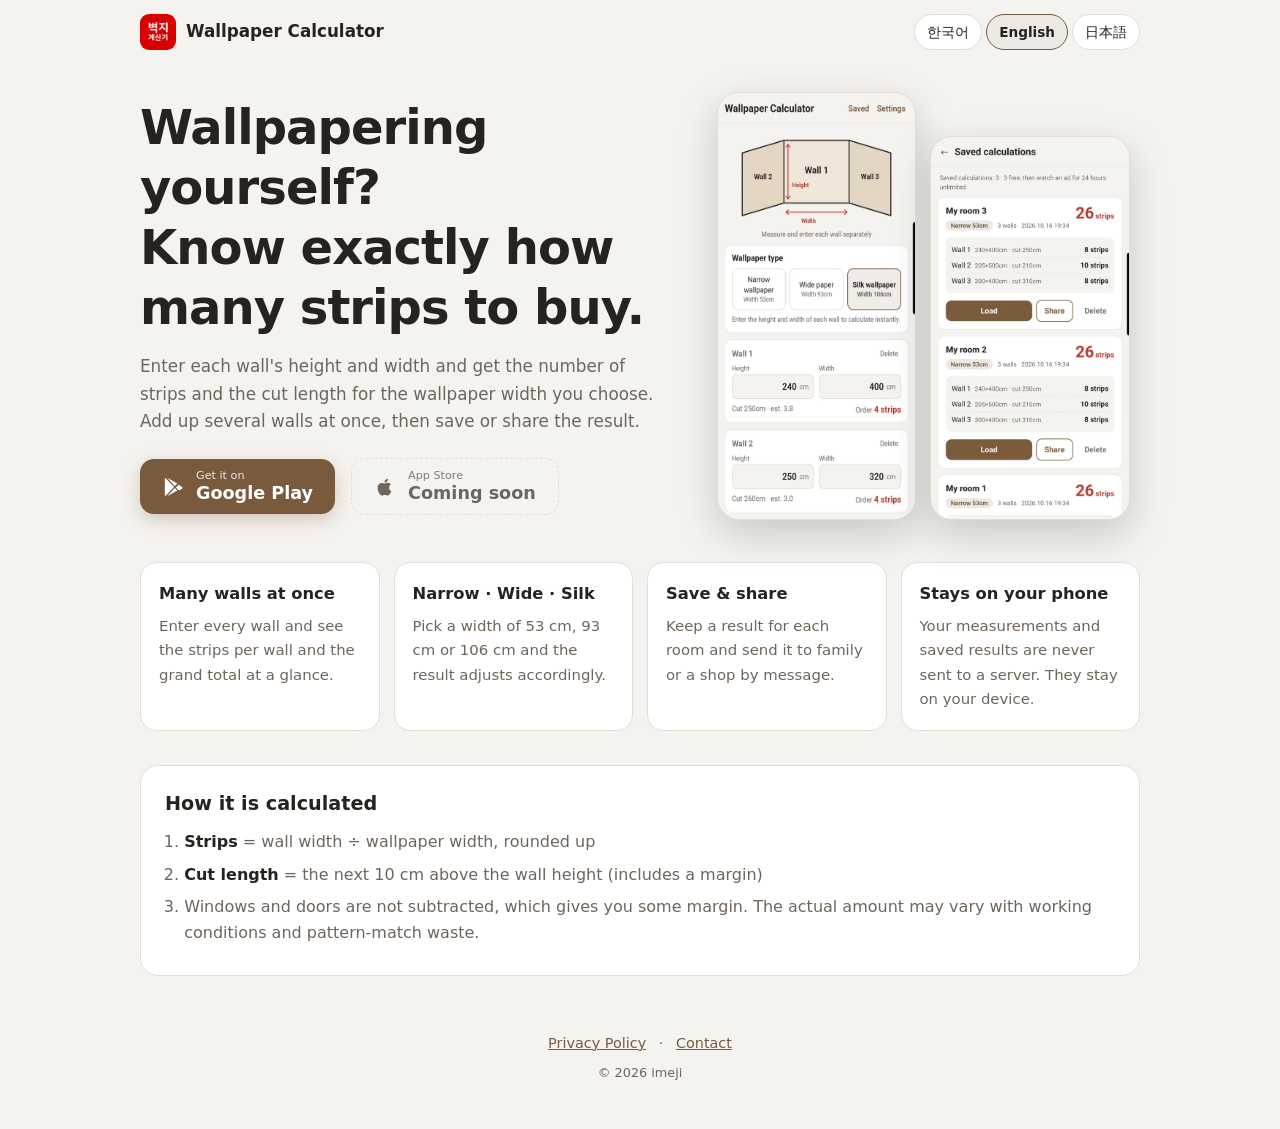
<file: index.html>
<!DOCTYPE html>
<html lang="ko">
<head>
<meta charset="utf-8">
<meta name="viewport" content="width=device-width, initial-scale=1">
<title>벽지계산기 · Wallpaper Calculator · 壁紙計算機</title>
<meta name="description" content="벽면 치수만 넣으면 벽지를 몇 장 사야 하는지 바로 알려 주는 셀프 도배 계산기 / A wallpaper calculator that tells you how many strips to buy / 壁紙が何枚必要かすぐ計算">
<meta property="og:title" content="벽지계산기 · Wallpaper Calculator">
<meta property="og:description" content="셀프 도배, 몇 장 사야 할지 바로 계산 / Instantly find how many wallpaper strips to buy">
<meta property="og:type" content="website">
<meta property="og:url" content="https://byeokji.imeji.com/">
<meta property="og:image" content="https://byeokji.imeji.com/assets/icon-512.png">
<link rel="icon" href="assets/icon-192.png">
<link rel="apple-touch-icon" href="assets/icon-192.png">
<link rel="stylesheet" href="assets/site.css">
</head>
<body>
<header class="top">
  <a class="brand" href="./"><img src="assets/icon-192.png" alt="" width="36" height="36">
    <span data-l="ko">벽지계산기</span><span data-l="en">Wallpaper Calculator</span><span data-l="ja">壁紙計算機</span></a>
  <nav class="lang" aria-label="Language">
    <button data-set="ko">한국어</button><button data-set="en">English</button><button data-set="ja">日本語</button>
  </nav>
</header>

<main>
  <section class="hero">
    <div class="hero-txt">
      <h1>
        <span data-l="ko">셀프 도배,<br>몇 장 사야 할지<br>바로 계산</span>
        <span data-l="en">Wallpapering yourself?<br>Know exactly how many strips to buy.</span>
        <span data-l="ja">セルフ壁紙貼り、<br>何枚必要か<br>すぐ計算</span>
      </h1>
      <p class="lead">
        <span data-l="ko">벽면의 높이와 너비만 입력하면, 선택한 벽지 폭에 맞춰 필요한 장수와 재단 길이를 알려 드려요. 여러 벽면을 한 번에 더하고, 결과는 저장하고 공유할 수 있어요.</span>
        <span data-l="en">Enter each wall's height and width and get the number of strips and the cut length for the wallpaper width you choose. Add up several walls at once, then save or share the result.</span>
        <span data-l="ja">壁の高さと幅を入力するだけで、選んだ壁紙の幅に合わせて必要な枚数と裁断の長さがわかります。複数の壁をまとめて計算し、結果を保存・共有できます。</span>
      </p>
      <div class="cta">
        <a class="play" href="https://play.google.com/store/apps/details?id=com.byeokjicom.calculator" rel="noopener">
          <svg viewBox="0 0 24 24" width="22" height="22" aria-hidden="true"><path fill="currentColor" d="M3.6 2.3c-.3.2-.5.6-.5 1.1v17.2c0 .5.2.9.5 1.1l9.6-9.7L3.6 2.3zm10.3 8.6 2.8-2.8L5.6 1.8l8.3 9.1zm0 2.2-8.3 9.1 11.1-6.3-2.8-2.8zm4.6-3.9-3.3 3.3 3.3 3.3 3.2-1.8c.9-.5.9-1.7 0-2.2l-3.2-1.9z"/></svg>
          <span><small data-l="ko">Google Play에서</small><small data-l="en">Get it on</small><small data-l="ja">Google Playで</small><b data-l="ko">다운로드</b><b data-l="en">Google Play</b><b data-l="ja">ダウンロード</b></span>
        </a>
        <span class="play ios" role="img" aria-label="App Store">
          <svg viewBox="0 0 24 24" width="22" height="22" aria-hidden="true"><path fill="currentColor" d="M16.4 12.7c0-2.3 1.9-3.4 2-3.5-1.1-1.6-2.8-1.8-3.4-1.8-1.4-.1-2.8.9-3.5.9s-1.8-.8-3-.8c-1.5 0-3 .9-3.8 2.3-1.6 2.8-.4 7 1.2 9.2.8 1.1 1.7 2.4 2.9 2.300 1.2 0 1.600-.7 3-.7s1.800.7 3 .7c1.300 0 2.100-1.100 2.800-2.200.9-1.300 1.300-2.500 1.300-2.600-.1 0-2.500-1-2.500-3.800zM14.200 5.900c.600-.800 1.100-1.800.9-2.900-.9 0-2 .6-2.700 1.400-.6.700-1.100 1.800-1 2.800 1 .1 2.100-.5 2.800-1.300z"/></svg>
          <span><small data-l="ko">App Store</small><small data-l="en">App Store</small><small data-l="ja">App Store</small><b data-l="ko">준비 중</b><b data-l="en">Coming soon</b><b data-l="ja">準備中</b></span>
        </span>
      </div>
    </div>
    <div class="hero-shots">
      <img class="shot s1" data-l="ko" src="assets/shots/calc-ko.webp" alt="벽지계산기 계산 화면" width="270" height="521">
      <img class="shot s1" data-l="en" src="assets/shots/calc-en.webp" alt="Wallpaper calculator screen" width="270" height="521">
      <img class="shot s1" data-l="ja" src="assets/shots/calc-ja.webp" alt="壁紙計算機の計算画面" width="270" height="521">
      <img class="shot s2" data-l="ko" src="assets/shots/saved-ko.webp" alt="저장된 계산 화면" width="270" height="521">
      <img class="shot s2" data-l="en" src="assets/shots/saved-en.webp" alt="Saved calculations screen" width="270" height="521">
      <img class="shot s2" data-l="ja" src="assets/shots/saved-ja.webp" alt="保存した計算の画面" width="270" height="521">
    </div>
  </section>

  <section class="features">
    <article>
      <h2><span data-l="ko">여러 벽면을 한 번에</span><span data-l="en">Many walls at once</span><span data-l="ja">複数の壁をまとめて</span></h2>
      <p><span data-l="ko">벽면마다 치수를 넣으면 벽별 장수와 총 구매 장수가 한눈에 나와요.</span><span data-l="en">Enter every wall and see the strips per wall and the grand total at a glance.</span><span data-l="ja">壁ごとに寸法を入れると、壁別の枚数と合計枚数がひと目でわかります。</span></p>
    </article>
    <article>
      <h2><span data-l="ko">소폭 · 장폭 · 실크</span><span data-l="en">Narrow · Wide · Silk</span><span data-l="ja">小幅 · 広幅 · シルク</span></h2>
      <p><span data-l="ko">벽지 폭 53cm, 93cm, 106cm 중에서 고르면 그에 맞게 계산해요.</span><span data-l="en">Pick a width of 53 cm, 93 cm or 106 cm and the result adjusts accordingly.</span><span data-l="ja">壁紙の幅 53cm・93cm・106cm から選ぶと、それに合わせて計算します。</span></p>
    </article>
    <article>
      <h2><span data-l="ko">저장하고 공유</span><span data-l="en">Save &amp; share</span><span data-l="ja">保存して共有</span></h2>
      <p><span data-l="ko">방별로 계산 결과를 저장해 두고, 가족이나 업체에 문자로 바로 보낼 수 있어요.</span><span data-l="en">Keep a result for each room and send it to family or a shop by message.</span><span data-l="ja">部屋ごとに結果を保存し、家族や業者にメッセージですぐ送れます。</span></p>
    </article>
    <article>
      <h2><span data-l="ko">내 폰 안에서만</span><span data-l="en">Stays on your phone</span><span data-l="ja">端末の中だけで</span></h2>
      <p><span data-l="ko">입력한 치수와 저장 내용은 서버로 보내지 않고 내 폰에만 보관돼요.</span><span data-l="en">Your measurements and saved results are never sent to a server. They stay on your device.</span><span data-l="ja">入力した寸法や保存内容はサーバーに送信されず、端末内にのみ保存されます。</span></p>
    </article>
  </section>

  <section class="how">
    <h2><span data-l="ko">계산은 이렇게 해요</span><span data-l="en">How it is calculated</span><span data-l="ja">計算のしかた</span></h2>
    <ol>
      <li><span data-l="ko"><b>필요한 장수</b> = 벽 너비 ÷ 벽지 폭을 올림한 값</span><span data-l="en"><b>Strips</b> = wall width ÷ wallpaper width, rounded up</span><span data-l="ja"><b>必要枚数</b> = 壁の幅 ÷ 壁紙の幅(切り上げ)</span></li>
      <li><span data-l="ko"><b>재단 길이</b> = 벽 높이보다 큰 다음 10cm 단위 (여유분 포함)</span><span data-l="en"><b>Cut length</b> = the next 10 cm above the wall height (includes a margin)</span><span data-l="ja"><b>裁断の長さ</b> = 壁の高さより大きい次の10cm単位(余裕込み)</span></li>
      <li><span data-l="ko">창문과 문은 빼지 않고 계산해야 여유 있게 구매할 수 있어요. 실제 주문량은 작업 환경과 무늬 맞춤 로스에 따라 달라질 수 있어요.</span><span data-l="en">Windows and doors are not subtracted, which gives you some margin. The actual amount may vary with working conditions and pattern-match waste.</span><span data-l="ja">窓やドアは差し引かずに計算すると、余裕をもって購入できます。実際の数量は作業環境や柄合わせのロスで変わることがあります。</span></li>
    </ol>
  </section>
</main>

<footer>
  <p>
    <a href="privacy.html"><span data-l="ko">개인정보처리방침</span><span data-l="en">Privacy Policy</span><span data-l="ja">プライバシーポリシー</span></a>
    <span class="dot">·</span>
    <a href="mailto:imejikr@gmail.com"><span data-l="ko">문의</span><span data-l="en">Contact</span><span data-l="ja">お問い合わせ</span></a>
  </p>
  <p class="copy">© 2026 imeji</p>
</footer>
<script src="assets/site.js"></script>
</body>
</html>
</file>
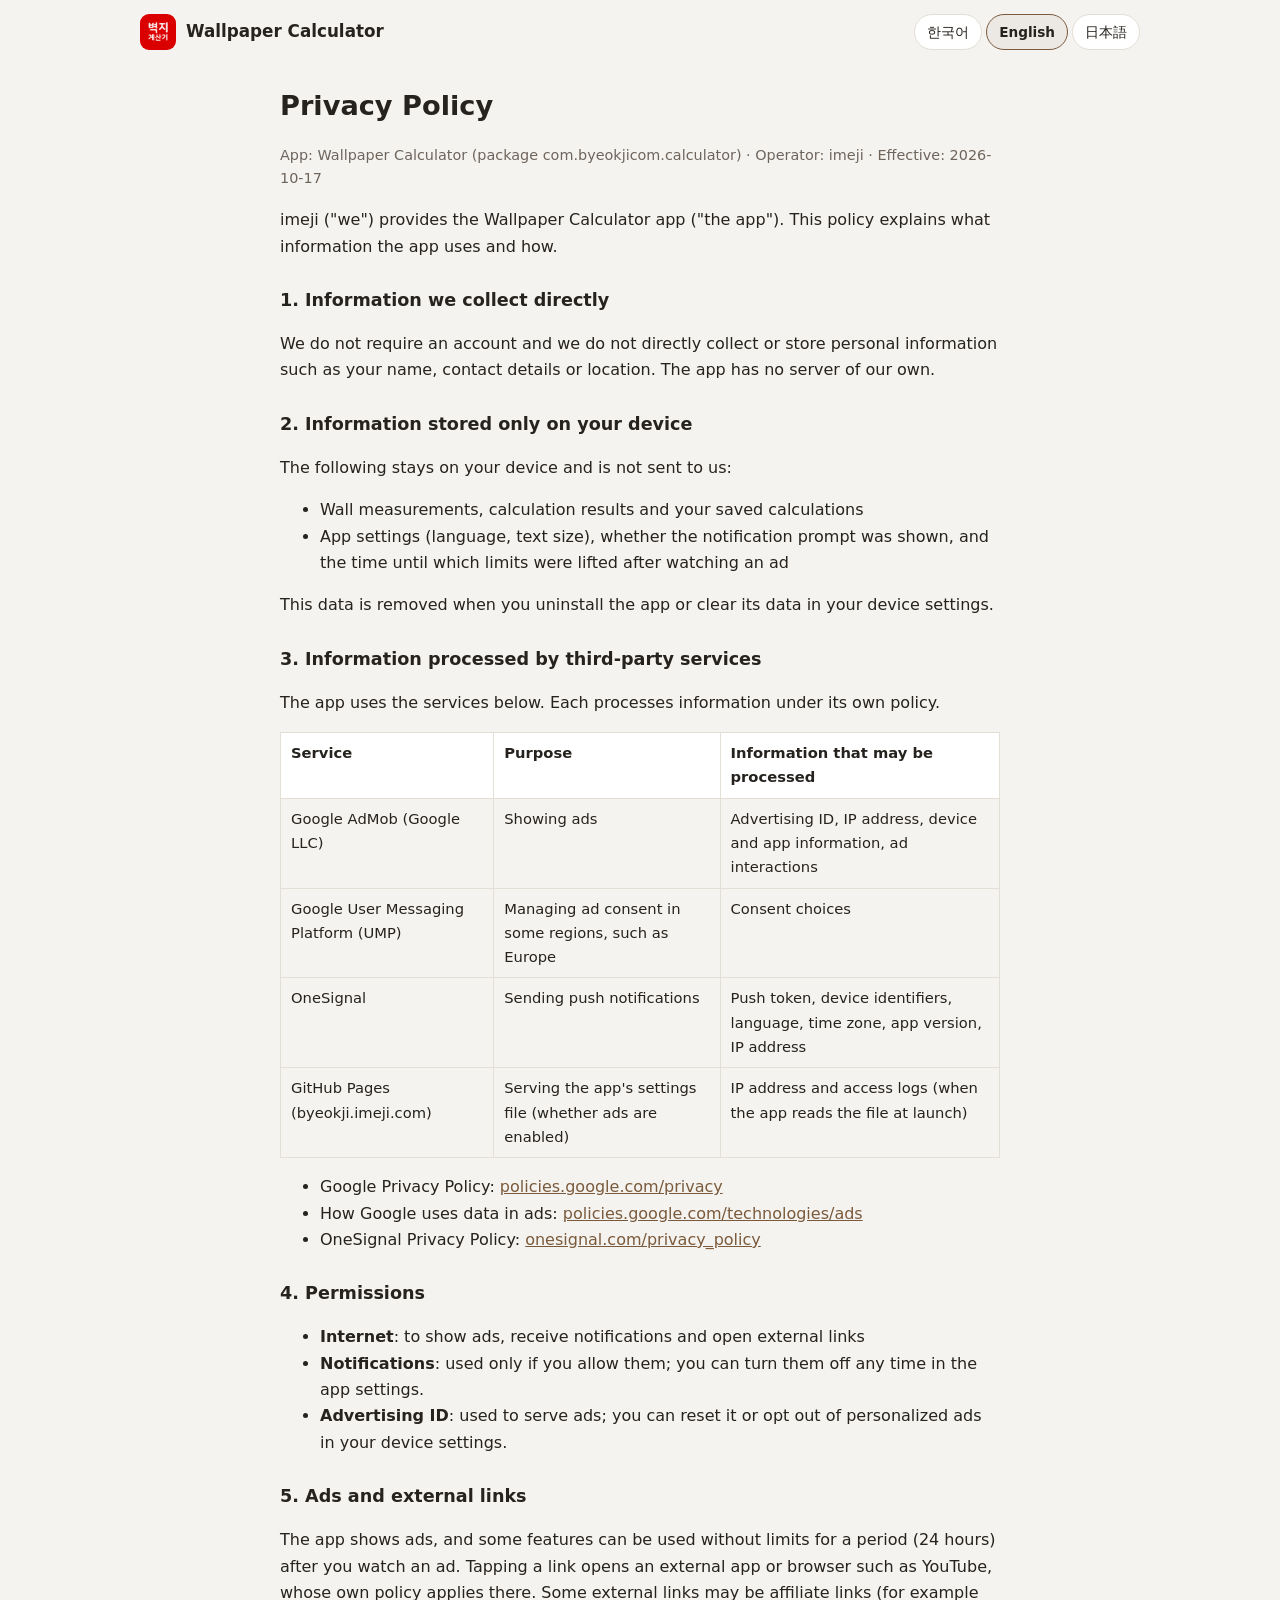
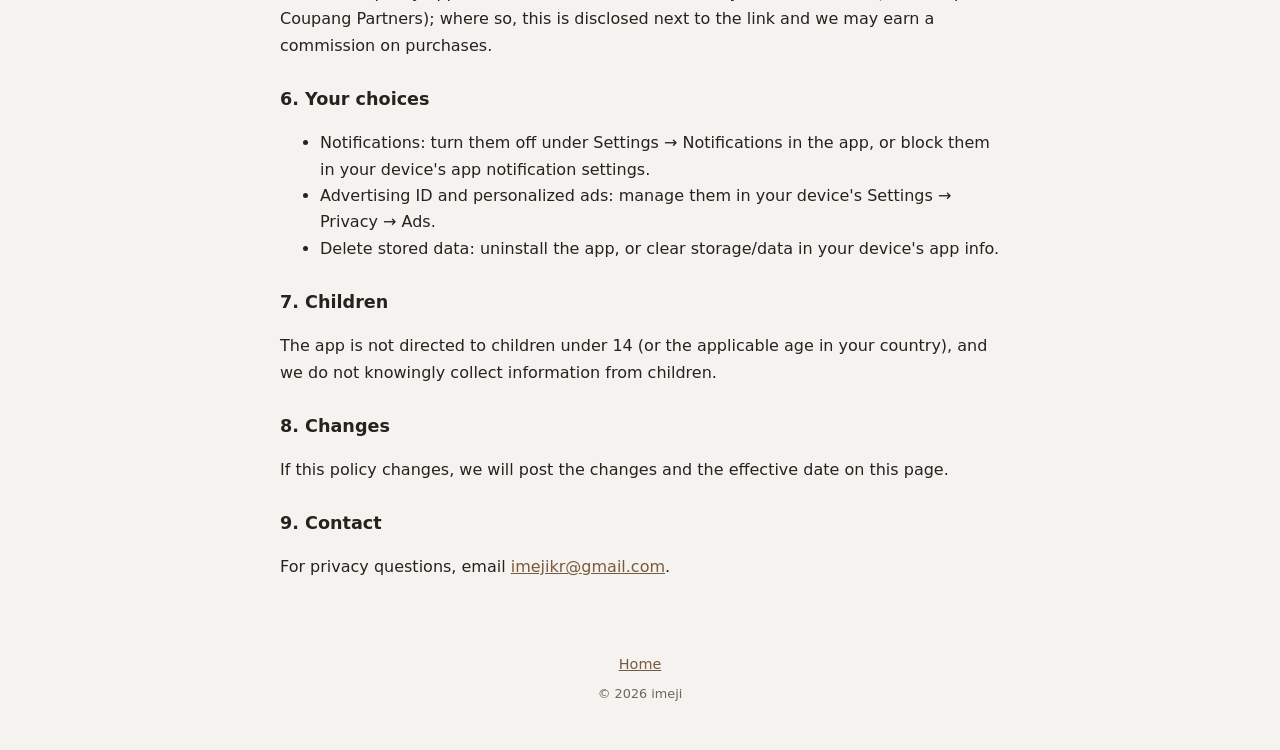
<file: privacy.html>
<!DOCTYPE html>
<html lang="ko">
<head>
<meta charset="utf-8">
<meta name="viewport" content="width=device-width, initial-scale=1">
<title>개인정보처리방침 · Privacy Policy · プライバシーポリシー — 벽지계산기</title>
<meta name="robots" content="index,follow">
<link rel="icon" href="assets/icon-192.png">
<link rel="stylesheet" href="assets/site.css">
</head>
<body>
<header class="top">
  <a class="brand" href="./"><img src="assets/icon-192.png" alt="" width="36" height="36">
    <span data-l="ko">벽지계산기</span><span data-l="en">Wallpaper Calculator</span><span data-l="ja">壁紙計算機</span></a>
  <nav class="lang" aria-label="Language">
    <button data-set="ko">한국어</button><button data-set="en">English</button><button data-set="ja">日本語</button>
  </nav>
</header>

<main class="doc">

<!-- ======================= 한국어 ======================= -->
<div data-l="ko">
  <h1>개인정보처리방침</h1>
  <p class="meta">앱 이름: 벽지계산기 (패키지 com.byeokjicom.calculator) · 운영자: imeji · 시행일: 2026-10-17</p>
  <p>imeji(이하 "운영자")는 벽지계산기 앱(이하 "앱")을 제공하며, 이용자의 개인정보를 소중하게 다룹니다. 이 방침은 앱에서 어떤 정보가 어떻게 쓰이는지 설명합니다.</p>

  <h2>1. 운영자가 직접 수집하는 정보</h2>
  <p>운영자는 회원가입을 받지 않으며, 이름·연락처·위치 같은 개인정보를 직접 수집하거나 서버에 보관하지 않습니다. 앱을 운영하기 위한 별도의 자체 서버도 없습니다.</p>

  <h2>2. 기기 안에만 저장되는 정보</h2>
  <p>다음 정보는 이용자의 기기 안에만 저장되며 운영자에게 전송되지 않습니다.</p>
  <ul>
    <li>입력한 벽면 치수와 계산 결과, 저장한 계산 목록</li>
    <li>앱 설정(언어, 글자 크기), 알림 안내 여부, 광고 시청으로 이용 제한이 풀린 시각</li>
  </ul>
  <p>앱을 삭제하거나 기기의 앱 정보에서 데이터를 지우면 이 정보도 함께 삭제됩니다.</p>

  <h2>3. 외부 서비스가 처리하는 정보</h2>
  <p>앱은 아래 외부 서비스를 이용하며, 각 서비스는 자체 방침에 따라 정보를 처리합니다.</p>
  <table>
    <tr><th>서비스</th><th>목적</th><th>처리될 수 있는 정보</th></tr>
    <tr><td>Google AdMob (Google LLC)</td><td>광고 표시</td><td>광고 ID, IP 주소, 기기·앱 정보, 광고 상호작용 정보</td></tr>
    <tr><td>Google 사용자 동의 플랫폼(UMP)</td><td>유럽 등 일부 지역의 광고 동의 관리</td><td>동의 선택 정보</td></tr>
    <tr><td>OneSignal</td><td>푸시 알림 전송</td><td>푸시 토큰, 기기 식별 정보, 언어·시간대·앱 버전, IP 주소</td></tr>
    <tr><td>GitHub Pages (byeokji.imeji.com)</td><td>앱 설정 파일(광고 사용 여부) 제공</td><td>IP 주소, 접속 기록(앱을 켤 때 설정 파일을 읽을 때)</td></tr>
  </table>
  <ul>
    <li>Google 개인정보처리방침: <a href="https://policies.google.com/privacy" rel="noopener">policies.google.com/privacy</a></li>
    <li>Google 광고 정책 및 맞춤 광고 설정: <a href="https://policies.google.com/technologies/ads" rel="noopener">policies.google.com/technologies/ads</a></li>
    <li>OneSignal 개인정보처리방침: <a href="https://onesignal.com/privacy_policy" rel="noopener">onesignal.com/privacy_policy</a></li>
  </ul>

  <h2>4. 앱 권한</h2>
  <ul>
    <li><b>인터넷</b>: 광고 표시와 알림 수신, 외부 링크 열기</li>
    <li><b>알림</b>: 알림을 받겠다고 허용한 경우에만 사용하며, 앱 설정에서 언제든 끌 수 있습니다.</li>
    <li><b>광고 ID</b>: 광고 제공을 위해 사용하며, 기기 설정에서 재설정하거나 맞춤 광고를 끌 수 있습니다.</li>
  </ul>

  <h2>5. 광고와 외부 링크</h2>
  <p>앱에는 광고가 표시되며, 일부 기능은 광고를 시청한 뒤 일정 시간(24시간) 동안 제한 없이 쓸 수 있습니다. 앱 안의 링크를 누르면 유튜브 등 외부 앱이나 브라우저가 열리며, 그곳에서의 정보 처리는 해당 서비스의 방침을 따릅니다. 일부 외부 링크는 제휴 링크(예: 쿠팡 파트너스)일 수 있고, 이 경우 링크 근처에 그 사실을 표시하며 운영자가 구매에 따른 수수료를 받을 수 있습니다.</p>

  <h2>6. 이용자의 선택</h2>
  <ul>
    <li>알림: 앱의 설정 → 알림 받기에서 끄거나, 기기의 앱 알림 설정에서 차단할 수 있습니다.</li>
    <li>광고 ID와 맞춤 광고: 기기의 설정 → 개인정보 보호 → 광고에서 관리할 수 있습니다.</li>
    <li>저장된 데이터 삭제: 앱 삭제 또는 기기의 앱 정보에서 저장공간·데이터 삭제</li>
  </ul>

  <h2>7. 아동</h2>
  <p>이 앱은 만 14세 미만(그 밖에 해당 국가에서 정한 연령 미만)의 아동을 대상으로 하지 않으며, 아동의 정보를 알면서 수집하지 않습니다.</p>

  <h2>8. 방침의 변경</h2>
  <p>방침이 바뀌면 이 페이지에 변경 내용과 시행일을 알립니다.</p>

  <h2>9. 문의</h2>
  <p>개인정보 관련 문의는 <a href="mailto:imejikr@gmail.com">imejikr@gmail.com</a>으로 보내 주세요.</p>
</div>

<!-- ======================= English ======================= -->
<div data-l="en">
  <h1>Privacy Policy</h1>
  <p class="meta">App: Wallpaper Calculator (package com.byeokjicom.calculator) · Operator: imeji · Effective: 2026-10-17</p>
  <p>imeji ("we") provides the Wallpaper Calculator app ("the app"). This policy explains what information the app uses and how.</p>

  <h2>1. Information we collect directly</h2>
  <p>We do not require an account and we do not directly collect or store personal information such as your name, contact details or location. The app has no server of our own.</p>

  <h2>2. Information stored only on your device</h2>
  <p>The following stays on your device and is not sent to us:</p>
  <ul>
    <li>Wall measurements, calculation results and your saved calculations</li>
    <li>App settings (language, text size), whether the notification prompt was shown, and the time until which limits were lifted after watching an ad</li>
  </ul>
  <p>This data is removed when you uninstall the app or clear its data in your device settings.</p>

  <h2>3. Information processed by third-party services</h2>
  <p>The app uses the services below. Each processes information under its own policy.</p>
  <table>
    <tr><th>Service</th><th>Purpose</th><th>Information that may be processed</th></tr>
    <tr><td>Google AdMob (Google LLC)</td><td>Showing ads</td><td>Advertising ID, IP address, device and app information, ad interactions</td></tr>
    <tr><td>Google User Messaging Platform (UMP)</td><td>Managing ad consent in some regions, such as Europe</td><td>Consent choices</td></tr>
    <tr><td>OneSignal</td><td>Sending push notifications</td><td>Push token, device identifiers, language, time zone, app version, IP address</td></tr>
    <tr><td>GitHub Pages (byeokji.imeji.com)</td><td>Serving the app's settings file (whether ads are enabled)</td><td>IP address and access logs (when the app reads the file at launch)</td></tr>
  </table>
  <ul>
    <li>Google Privacy Policy: <a href="https://policies.google.com/privacy" rel="noopener">policies.google.com/privacy</a></li>
    <li>How Google uses data in ads: <a href="https://policies.google.com/technologies/ads" rel="noopener">policies.google.com/technologies/ads</a></li>
    <li>OneSignal Privacy Policy: <a href="https://onesignal.com/privacy_policy" rel="noopener">onesignal.com/privacy_policy</a></li>
  </ul>

  <h2>4. Permissions</h2>
  <ul>
    <li><b>Internet</b>: to show ads, receive notifications and open external links</li>
    <li><b>Notifications</b>: used only if you allow them; you can turn them off any time in the app settings.</li>
    <li><b>Advertising ID</b>: used to serve ads; you can reset it or opt out of personalized ads in your device settings.</li>
  </ul>

  <h2>5. Ads and external links</h2>
  <p>The app shows ads, and some features can be used without limits for a period (24 hours) after you watch an ad. Tapping a link opens an external app or browser such as YouTube, whose own policy applies there. Some external links may be affiliate links (for example Coupang Partners); where so, this is disclosed next to the link and we may earn a commission on purchases.</p>

  <h2>6. Your choices</h2>
  <ul>
    <li>Notifications: turn them off under Settings → Notifications in the app, or block them in your device's app notification settings.</li>
    <li>Advertising ID and personalized ads: manage them in your device's Settings → Privacy → Ads.</li>
    <li>Delete stored data: uninstall the app, or clear storage/data in your device's app info.</li>
  </ul>

  <h2>7. Children</h2>
  <p>The app is not directed to children under 14 (or the applicable age in your country), and we do not knowingly collect information from children.</p>

  <h2>8. Changes</h2>
  <p>If this policy changes, we will post the changes and the effective date on this page.</p>

  <h2>9. Contact</h2>
  <p>For privacy questions, email <a href="mailto:imejikr@gmail.com">imejikr@gmail.com</a>.</p>
</div>

<!-- ======================= 日本語 ======================= -->
<div data-l="ja">
  <h1>プライバシーポリシー</h1>
  <p class="meta">アプリ名:壁紙計算機(パッケージ com.byeokjicom.calculator) · 運営者:imeji · 施行日:2026-10-17</p>
  <p>imeji(以下「運営者」)は、壁紙計算機アプリ(以下「本アプリ」)を提供しています。本ポリシーは、本アプリがどのような情報をどのように利用するかを説明します。</p>

  <h2>1. 運営者が直接収集する情報</h2>
  <p>運営者はアカウント登録を求めず、氏名・連絡先・位置情報などの個人情報を直接収集したり保管したりしません。本アプリには運営者独自のサーバーはありません。</p>

  <h2>2. 端末内にのみ保存される情報</h2>
  <p>次の情報はお使いの端末内にのみ保存され、運営者には送信されません。</p>
  <ul>
    <li>入力した壁の寸法、計算結果、保存した計算の一覧</li>
    <li>アプリの設定(言語・文字サイズ)、通知の案内を表示したか、広告視聴により制限が解除された時刻</li>
  </ul>
  <p>アプリを削除するか、端末のアプリ情報からデータを消去すると、これらの情報も削除されます。</p>

  <h2>3. 外部サービスが処理する情報</h2>
  <p>本アプリは以下の外部サービスを利用します。各サービスは、それぞれのポリシーに従って情報を処理します。</p>
  <table>
    <tr><th>サービス</th><th>目的</th><th>処理される可能性のある情報</th></tr>
    <tr><td>Google AdMob(Google LLC)</td><td>広告の表示</td><td>広告ID、IPアドレス、端末・アプリの情報、広告の操作情報</td></tr>
    <tr><td>Google User Messaging Platform(UMP)</td><td>欧州など一部地域での広告に関する同意の管理</td><td>同意の選択内容</td></tr>
    <tr><td>OneSignal</td><td>プッシュ通知の送信</td><td>プッシュトークン、端末識別情報、言語・タイムゾーン・アプリのバージョン、IPアドレス</td></tr>
    <tr><td>GitHub Pages (byeokji.imeji.com)</td><td>アプリの設定ファイル(広告の利用可否)の提供</td><td>IPアドレス、アクセス記録(起動時に設定ファイルを読み込むとき)</td></tr>
  </table>
  <ul>
    <li>Google プライバシーポリシー:<a href="https://policies.google.com/privacy" rel="noopener">policies.google.com/privacy</a></li>
    <li>広告におけるデータの利用:<a href="https://policies.google.com/technologies/ads" rel="noopener">policies.google.com/technologies/ads</a></li>
    <li>OneSignal プライバシーポリシー:<a href="https://onesignal.com/privacy_policy" rel="noopener">onesignal.com/privacy_policy</a></li>
  </ul>

  <h2>4. アプリの権限</h2>
  <ul>
    <li><b>インターネット</b>:広告の表示、通知の受信、外部リンクを開くため</li>
    <li><b>通知</b>:許可した場合にのみ使用します。アプリの設定からいつでもオフにできます。</li>
    <li><b>広告ID</b>:広告配信のために使用します。端末の設定でリセットしたり、パーソナライズ広告をオフにしたりできます。</li>
  </ul>

  <h2>5. 広告と外部リンク</h2>
  <p>本アプリには広告が表示され、一部の機能は広告を視聴すると一定時間(24時間)制限なく利用できます。リンクをタップすると YouTube などの外部アプリやブラウザが開き、そこでの情報の扱いは各サービスのポリシーに従います。一部の外部リンクはアフィリエイトリンク(例:Coupang Partners)の場合があり、その場合はリンクの近くに明示し、運営者が購入に応じた手数料を受け取ることがあります。</p>

  <h2>6. ユーザーの選択</h2>
  <ul>
    <li>通知:アプリの「設定」→「通知を受け取る」でオフにするか、端末のアプリ通知設定でブロックできます。</li>
    <li>広告IDとパーソナライズ広告:端末の「設定」→「プライバシー」→「広告」で管理できます。</li>
    <li>保存データの削除:アプリの削除、または端末のアプリ情報からストレージ/データを消去</li>
  </ul>

  <h2>7. お子様</h2>
  <p>本アプリは14歳未満(またはお住まいの国で定められた年齢未満)のお子様を対象としておらず、お子様の情報を意図的に収集しません。</p>

  <h2>8. ポリシーの変更</h2>
  <p>本ポリシーを変更する場合は、このページに変更内容と施行日を掲載します。</p>

  <h2>9. お問い合わせ</h2>
  <p>プライバシーに関するお問い合わせは <a href="mailto:imejikr@gmail.com">imejikr@gmail.com</a> までご連絡ください。</p>
</div>

</main>

<footer>
  <p><a href="./"><span data-l="ko">홈으로</span><span data-l="en">Home</span><span data-l="ja">ホームへ</span></a></p>
  <p class="copy">© 2026 imeji</p>
</footer>
<script src="assets/site.js"></script>
</body>
</html>
</file>
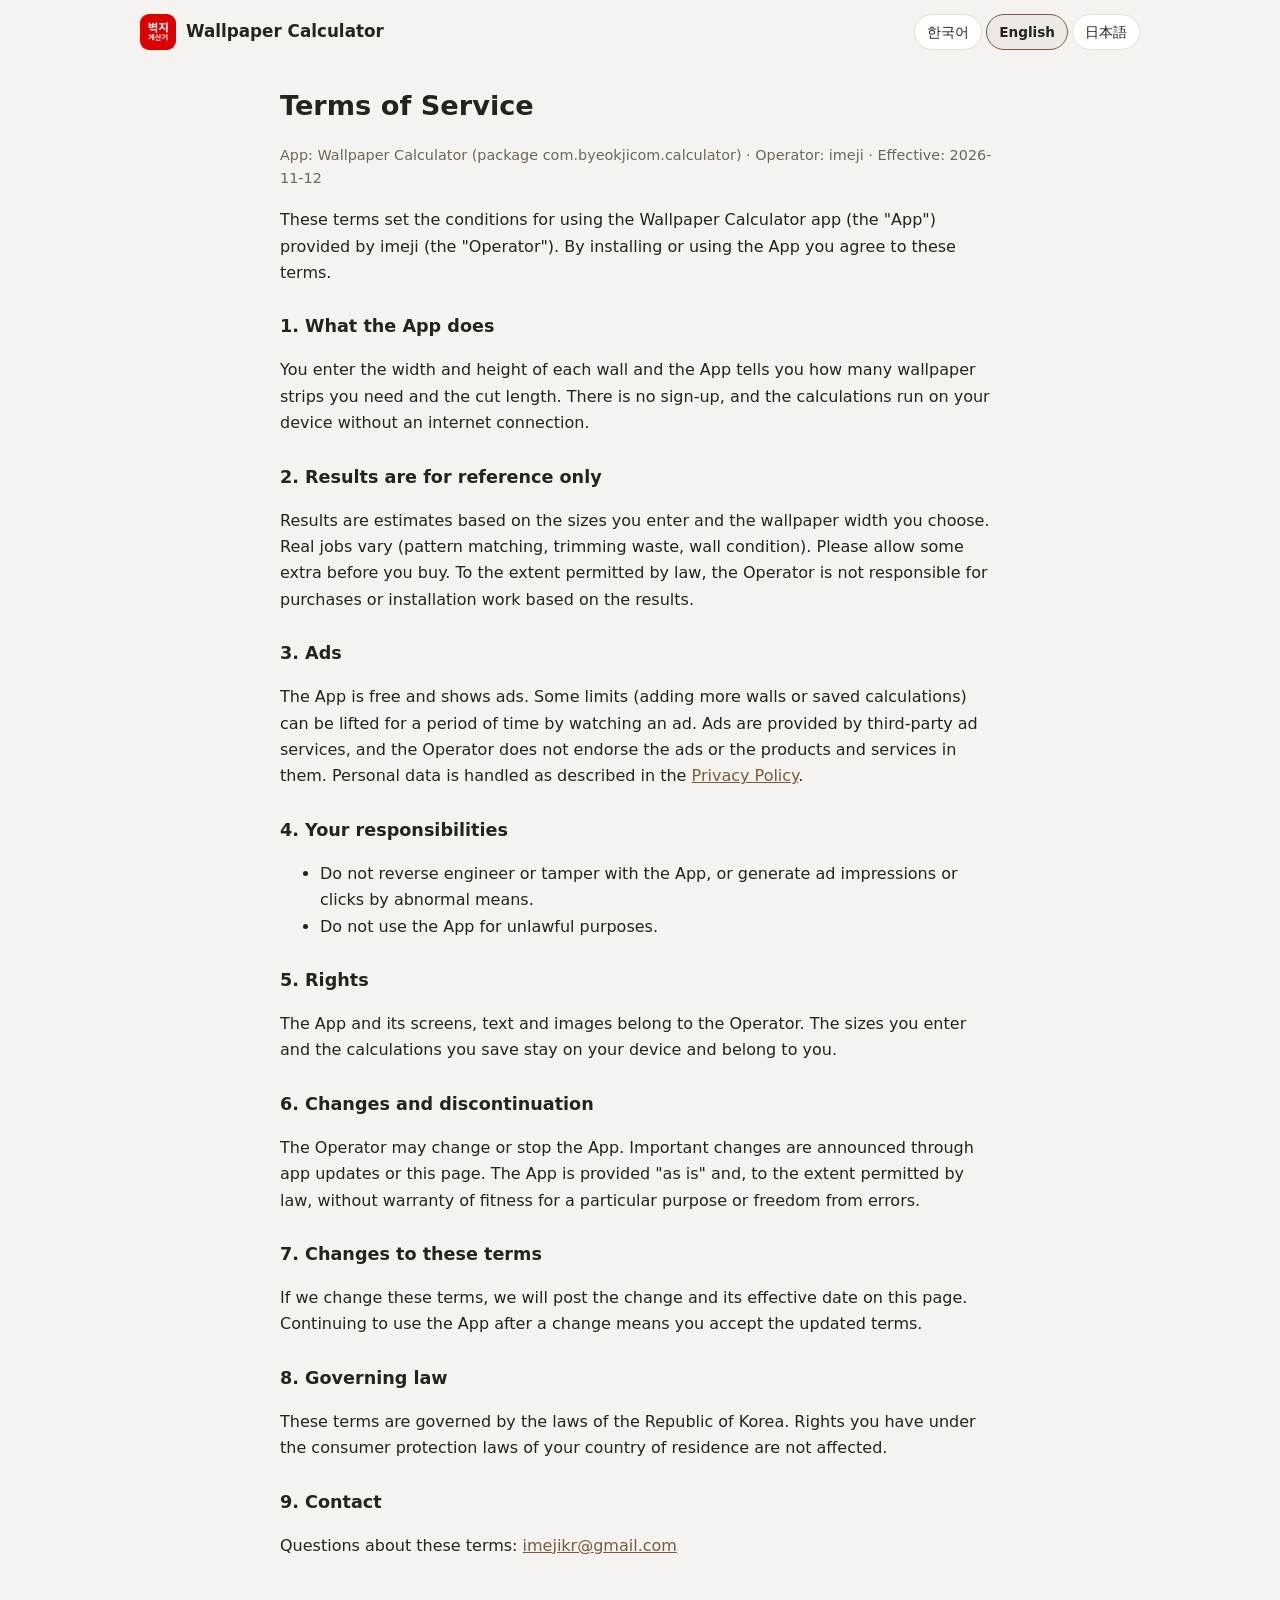
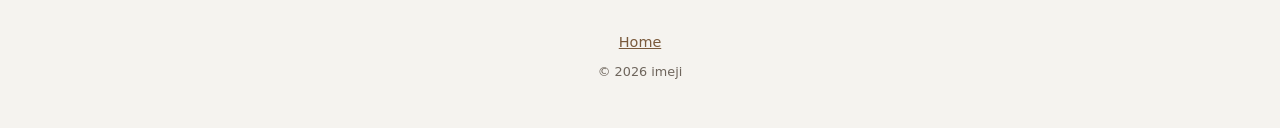
<file: terms.html>
<!DOCTYPE html>
<html lang="ko">
<head>
<meta charset="utf-8">
<meta name="viewport" content="width=device-width, initial-scale=1">
<title>서비스 약관 · Terms of Service · 利用規約 — 벽지계산기</title>
<meta name="robots" content="index,follow">
<link rel="icon" href="assets/icon-192.png">
<link rel="stylesheet" href="assets/site.css">
</head>
<body>
<header class="top">
  <a class="brand" href="./"><img src="assets/icon-192.png" alt="" width="36" height="36">
    <span data-l="ko">벽지계산기</span><span data-l="en">Wallpaper Calculator</span><span data-l="ja">壁紙計算機</span></a>
  <nav class="lang" aria-label="Language">
    <button data-set="ko">한국어</button><button data-set="en">English</button><button data-set="ja">日本語</button>
  </nav>
</header>

<main class="doc">

<!-- ======================= 한국어 ======================= -->
<div data-l="ko">
  <h1>서비스 약관</h1>
  <p class="meta">앱 이름: 벽지계산기 (패키지 com.byeokjicom.calculator) · 운영자: imeji · 시행일: 2026-11-12</p>
  <p>이 약관은 imeji(이하 "운영자")가 제공하는 벽지계산기 앱(이하 "앱")의 이용 조건을 정합니다. 앱을 설치하거나 사용하면 이 약관에 동의한 것으로 봅니다.</p>

  <h2>1. 서비스 내용</h2>
  <p>앱은 벽면의 가로·세로 치수를 입력하면 필요한 벽지 장수와 재단 길이를 계산해 주는 도구입니다. 회원가입이 없고, 계산에 필요한 기능은 인터넷 연결 없이 기기 안에서 동작합니다.</p>

  <h2>2. 계산 결과는 참고용입니다</h2>
  <p>계산 결과는 입력한 치수와 선택한 벽지 규격에 따른 참고값이며, 실제 시공 환경(무늬 맞춤, 재단 손실, 벽면 상태 등)에 따라 달라질 수 있습니다. 구매 전에 여유분을 두고 확인하시기 바라며, 계산 결과를 근거로 한 구매·시공의 결과에 대해 운영자는 법령이 허용하는 범위에서 책임을 지지 않습니다.</p>

  <h2>3. 광고</h2>
  <p>앱은 무료로 제공되며 광고가 표시됩니다. 일부 기능(벽면·저장 목록 추가)은 광고를 시청하면 일정 시간 동안 제한 없이 쓸 수 있습니다. 광고는 외부 광고 서비스가 제공하며, 광고 내용과 광고 속 상품·서비스는 운영자가 보증하지 않습니다. 개인정보 처리에 관한 내용은 <a href="privacy.html">개인정보처리방침</a>을 따릅니다.</p>

  <h2>4. 이용자의 준수 사항</h2>
  <ul>
    <li>앱을 역설계·변조하거나 비정상적인 방법으로 광고를 반복 노출·클릭하는 행위를 하지 않습니다.</li>
    <li>앱을 법령에 어긋나는 목적으로 사용하지 않습니다.</li>
  </ul>

  <h2>5. 권리</h2>
  <p>앱과 앱에 포함된 화면·문구·이미지에 대한 권리는 운영자에게 있습니다. 이용자가 입력한 치수와 저장한 계산 내용은 이용자의 기기에만 저장되며 이용자의 것입니다.</p>

  <h2>6. 서비스의 변경과 중단</h2>
  <p>운영자는 앱의 기능을 변경하거나 제공을 중단할 수 있으며, 중요한 변경은 앱 업데이트 안내나 이 페이지를 통해 알립니다. 앱은 있는 그대로 제공되며, 법령이 허용하는 범위에서 특정 목적에 대한 적합성이나 오류 없음을 보증하지 않습니다.</p>

  <h2>7. 약관의 변경</h2>
  <p>약관을 변경하는 경우 이 페이지에 변경 내용과 시행일을 게시합니다. 변경 후에도 앱을 계속 사용하면 변경된 약관에 동의한 것으로 봅니다.</p>

  <h2>8. 준거법</h2>
  <p>이 약관은 대한민국 법령에 따라 해석됩니다. 다만 이용자가 거주하는 국가의 소비자 보호 법령에 따른 권리는 영향을 받지 않습니다.</p>

  <h2>9. 문의</h2>
  <p>약관에 관한 문의는 <a href="mailto:imejikr@gmail.com">imejikr@gmail.com</a> 으로 보내 주세요.</p>
</div>

<!-- ======================= English ======================= -->
<div data-l="en">
  <h1>Terms of Service</h1>
  <p class="meta">App: Wallpaper Calculator (package com.byeokjicom.calculator) · Operator: imeji · Effective: 2026-11-12</p>
  <p>These terms set the conditions for using the Wallpaper Calculator app (the "App") provided by imeji (the "Operator"). By installing or using the App you agree to these terms.</p>

  <h2>1. What the App does</h2>
  <p>You enter the width and height of each wall and the App tells you how many wallpaper strips you need and the cut length. There is no sign-up, and the calculations run on your device without an internet connection.</p>

  <h2>2. Results are for reference only</h2>
  <p>Results are estimates based on the sizes you enter and the wallpaper width you choose. Real jobs vary (pattern matching, trimming waste, wall condition). Please allow some extra before you buy. To the extent permitted by law, the Operator is not responsible for purchases or installation work based on the results.</p>

  <h2>3. Ads</h2>
  <p>The App is free and shows ads. Some limits (adding more walls or saved calculations) can be lifted for a period of time by watching an ad. Ads are provided by third-party ad services, and the Operator does not endorse the ads or the products and services in them. Personal data is handled as described in the <a href="privacy.html">Privacy Policy</a>.</p>

  <h2>4. Your responsibilities</h2>
  <ul>
    <li>Do not reverse engineer or tamper with the App, or generate ad impressions or clicks by abnormal means.</li>
    <li>Do not use the App for unlawful purposes.</li>
  </ul>

  <h2>5. Rights</h2>
  <p>The App and its screens, text and images belong to the Operator. The sizes you enter and the calculations you save stay on your device and belong to you.</p>

  <h2>6. Changes and discontinuation</h2>
  <p>The Operator may change or stop the App. Important changes are announced through app updates or this page. The App is provided "as is" and, to the extent permitted by law, without warranty of fitness for a particular purpose or freedom from errors.</p>

  <h2>7. Changes to these terms</h2>
  <p>If we change these terms, we will post the change and its effective date on this page. Continuing to use the App after a change means you accept the updated terms.</p>

  <h2>8. Governing law</h2>
  <p>These terms are governed by the laws of the Republic of Korea. Rights you have under the consumer protection laws of your country of residence are not affected.</p>

  <h2>9. Contact</h2>
  <p>Questions about these terms: <a href="mailto:imejikr@gmail.com">imejikr@gmail.com</a></p>
</div>

<!-- ======================= 日本語 ======================= -->
<div data-l="ja">
  <h1>利用規約</h1>
  <p class="meta">アプリ名:壁紙計算機(パッケージ com.byeokjicom.calculator)・運営者:imeji・施行日:2026-11-12</p>
  <p>本規約は、imeji(以下「運営者」)が提供する壁紙計算機アプリ(以下「本アプリ」)の利用条件を定めます。本アプリをインストールまたは使用した時点で、本規約に同意したものとみなします。</p>

  <h2>1. サービス内容</h2>
  <p>壁の幅と高さを入力すると、必要な壁紙の枚数と裁断の長さを計算します。会員登録は不要で、計算はインターネット接続なしで端末内で行われます。</p>

  <h2>2. 計算結果は参考値です</h2>
  <p>計算結果は、入力した寸法と選択した壁紙の規格に基づく目安です。柄合わせ、裁断のロス、壁の状態など実際の施工環境により異なる場合があります。購入前に余裕を持ってご確認ください。法令で認められる範囲で、計算結果に基づく購入や施工の結果について運営者は責任を負いません。</p>

  <h2>3. 広告</h2>
  <p>本アプリは無料で、広告が表示されます。一部の制限(壁や保存リストの追加)は、広告を視聴すると一定時間解除されます。広告は外部の広告サービスが提供するもので、広告の内容や広告内の商品・サービスを運営者が保証するものではありません。個人情報の取り扱いは<a href="privacy.html">プライバシーポリシー</a>に従います。</p>

  <h2>4. ご利用上の遵守事項</h2>
  <ul>
    <li>本アプリのリバースエンジニアリングや改ざん、異常な方法による広告の表示・クリックを行わないでください。</li>
    <li>法令に反する目的で本アプリを使用しないでください。</li>
  </ul>

  <h2>5. 権利</h2>
  <p>本アプリおよびその画面・文言・画像に関する権利は運営者に帰属します。ご入力いただいた寸法や保存した計算内容は端末内にのみ保存され、ユーザーのものです。</p>

  <h2>6. サービスの変更・終了</h2>
  <p>運営者は本アプリの機能を変更または終了することがあります。重要な変更はアプリの更新案内または本ページでお知らせします。本アプリは現状有姿で提供され、法令で認められる範囲で、特定目的への適合性や誤りのないことを保証しません。</p>

  <h2>7. 規約の変更</h2>
  <p>本規約を変更する場合は、本ページに変更内容と施行日を掲載します。変更後も本アプリを使い続けた場合、変更後の規約に同意したものとみなします。</p>

  <h2>8. 準拠法</h2>
  <p>本規約は大韓民国の法令に従って解釈されます。ただし、お住まいの国の消費者保護法令に基づく権利は影響を受けません。</p>

  <h2>9. お問い合わせ</h2>
  <p>本規約に関するお問い合わせは <a href="mailto:imejikr@gmail.com">imejikr@gmail.com</a> までご連絡ください。</p>
</div>

</main>

<footer>
  <p><a href="./"><span data-l="ko">홈으로</span><span data-l="en">Home</span><span data-l="ja">ホームへ</span></a></p>
  <p class="copy">© 2026 imeji</p>
</footer>
<script src="assets/site.js"></script>
</body>
</html>
</file>
<file: assets/site.css>
:root{
  --bg:#f5f3ef; --card:#fff; --ink:#26221e; --sub:#6e655c; --line:#e3ded6;
  --brand:#7a5a3c; --brand-ink:#fff; --accent:#c0392b;
}
@media (prefers-color-scheme:dark){
  :root{--bg:#171513; --card:#221f1c; --ink:#f2ede6; --sub:#b3a99d; --line:#3a352f; --brand:#c9a27a; --brand-ink:#1a1612; --accent:#ff8a7a}
}
*{box-sizing:border-box}
html{-webkit-text-size-adjust:100%}
body{margin:0;background:var(--bg);color:var(--ink);font:16px/1.65 system-ui,-apple-system,'Segoe UI','Noto Sans KR','Noto Sans JP',sans-serif}
a{color:var(--brand)}
img{max-width:100%;height:auto}

/* 언어 전환: 선택한 언어의 문구만 보인다 */
[data-l]{display:none}
html[lang="ko"] [data-l="ko"],html[lang="en"] [data-l="en"],html[lang="ja"] [data-l="ja"]{display:revert}
html[lang="ko"] img[data-l="ko"],html[lang="en"] img[data-l="en"],html[lang="ja"] img[data-l="ja"]{display:block}

.top{display:flex;align-items:center;justify-content:space-between;gap:12px;max-width:1040px;margin:0 auto;padding:14px 20px}
.brand{display:flex;align-items:center;gap:10px;font-weight:800;font-size:1.05rem;color:var(--ink);text-decoration:none}
.brand img{border-radius:9px}
.lang{display:flex;gap:4px}
.lang button{border:1.5px solid var(--line);background:var(--card);color:var(--ink);font:inherit;font-size:.85rem;padding:6px 12px;border-radius:999px;cursor:pointer}
.lang button.on{border-color:var(--brand);background:color-mix(in srgb,var(--brand) 14%,var(--card));font-weight:700}

main{max-width:1040px;margin:0 auto;padding:0 20px 40px}
.hero{display:grid;grid-template-columns:1.1fr .9fr;gap:36px;align-items:center;padding:28px 0 36px}
.hero h1{font-size:clamp(1.9rem,4.6vw,3rem);line-height:1.25;margin:0 0 16px;letter-spacing:-.02em}
.lead{color:var(--sub);font-size:1.05rem;margin:0 0 22px;max-width:34em}
.cta{display:flex;align-items:center;gap:16px;flex-wrap:wrap}
.play{display:inline-flex;align-items:center;gap:12px;background:var(--brand);color:var(--brand-ink);text-decoration:none;padding:11px 22px;border-radius:14px;box-shadow:0 6px 18px rgba(122,90,60,.28)}
.play span{display:flex;flex-direction:column;line-height:1.15}
.play small{font-size:.7rem;opacity:.85}
.play b{font-size:1.1rem}
.free{color:var(--sub);font-size:.9rem}
.hero-shots{position:relative;display:flex;justify-content:center;gap:14px}
.shot{width:min(46%,270px);border-radius:22px;border:1px solid var(--line);box-shadow:0 14px 40px rgba(0,0,0,.18);background:var(--card)}
.shot.s2{margin-top:44px}

.features{display:grid;grid-template-columns:repeat(4,1fr);gap:14px;margin:6px 0 34px}
.features article{background:var(--card);border:1px solid var(--line);border-radius:16px;padding:18px}
.features h2{font-size:1.02rem;margin:0 0 6px}
.features p{margin:0;color:var(--sub);font-size:.93rem}

.how{background:var(--card);border:1px solid var(--line);border-radius:18px;padding:22px 24px}
.how h2{margin:0 0 10px;font-size:1.2rem}
.how ol{margin:0;padding-left:1.2em;color:var(--sub)}
.how li{margin:6px 0}
.how b{color:var(--ink)}

footer{max-width:1040px;margin:0 auto;padding:10px 20px 40px;text-align:center;color:var(--sub);font-size:.9rem}
footer p{margin:6px 0}
footer .dot{margin:0 8px}
footer .copy{font-size:.8rem}

/* 개인정보처리방침 */
.doc{max-width:760px;margin:0 auto;padding:10px 20px 40px}
.doc h1{font-size:1.7rem;margin:10px 0 4px}
.doc h2{font-size:1.1rem;margin:26px 0 6px}
.doc p,.doc li{color:var(--ink)}
.doc .meta{color:var(--sub);font-size:.9rem}
.doc table{width:100%;border-collapse:collapse;margin:8px 0;font-size:.92rem}
.doc th,.doc td{border:1px solid var(--line);padding:8px 10px;text-align:left;vertical-align:top}
.doc th{background:var(--card)}

@media (max-width:820px){
  .hero{grid-template-columns:1fr;gap:26px}
  .hero-shots{order:-1}
  .features{grid-template-columns:1fr 1fr}
}
@media (max-width:520px){
  .features{grid-template-columns:1fr}
  .shot.s2{margin-top:28px}
  .top{padding:12px 16px}
  main{padding:0 16px 30px}
}

/* iOS 준비 중 배지: 누를 수 없는 상태 */
.play.ios{background:transparent;color:var(--sub);border:1.5px dashed var(--line);box-shadow:none;cursor:default;user-select:none}
</file>
